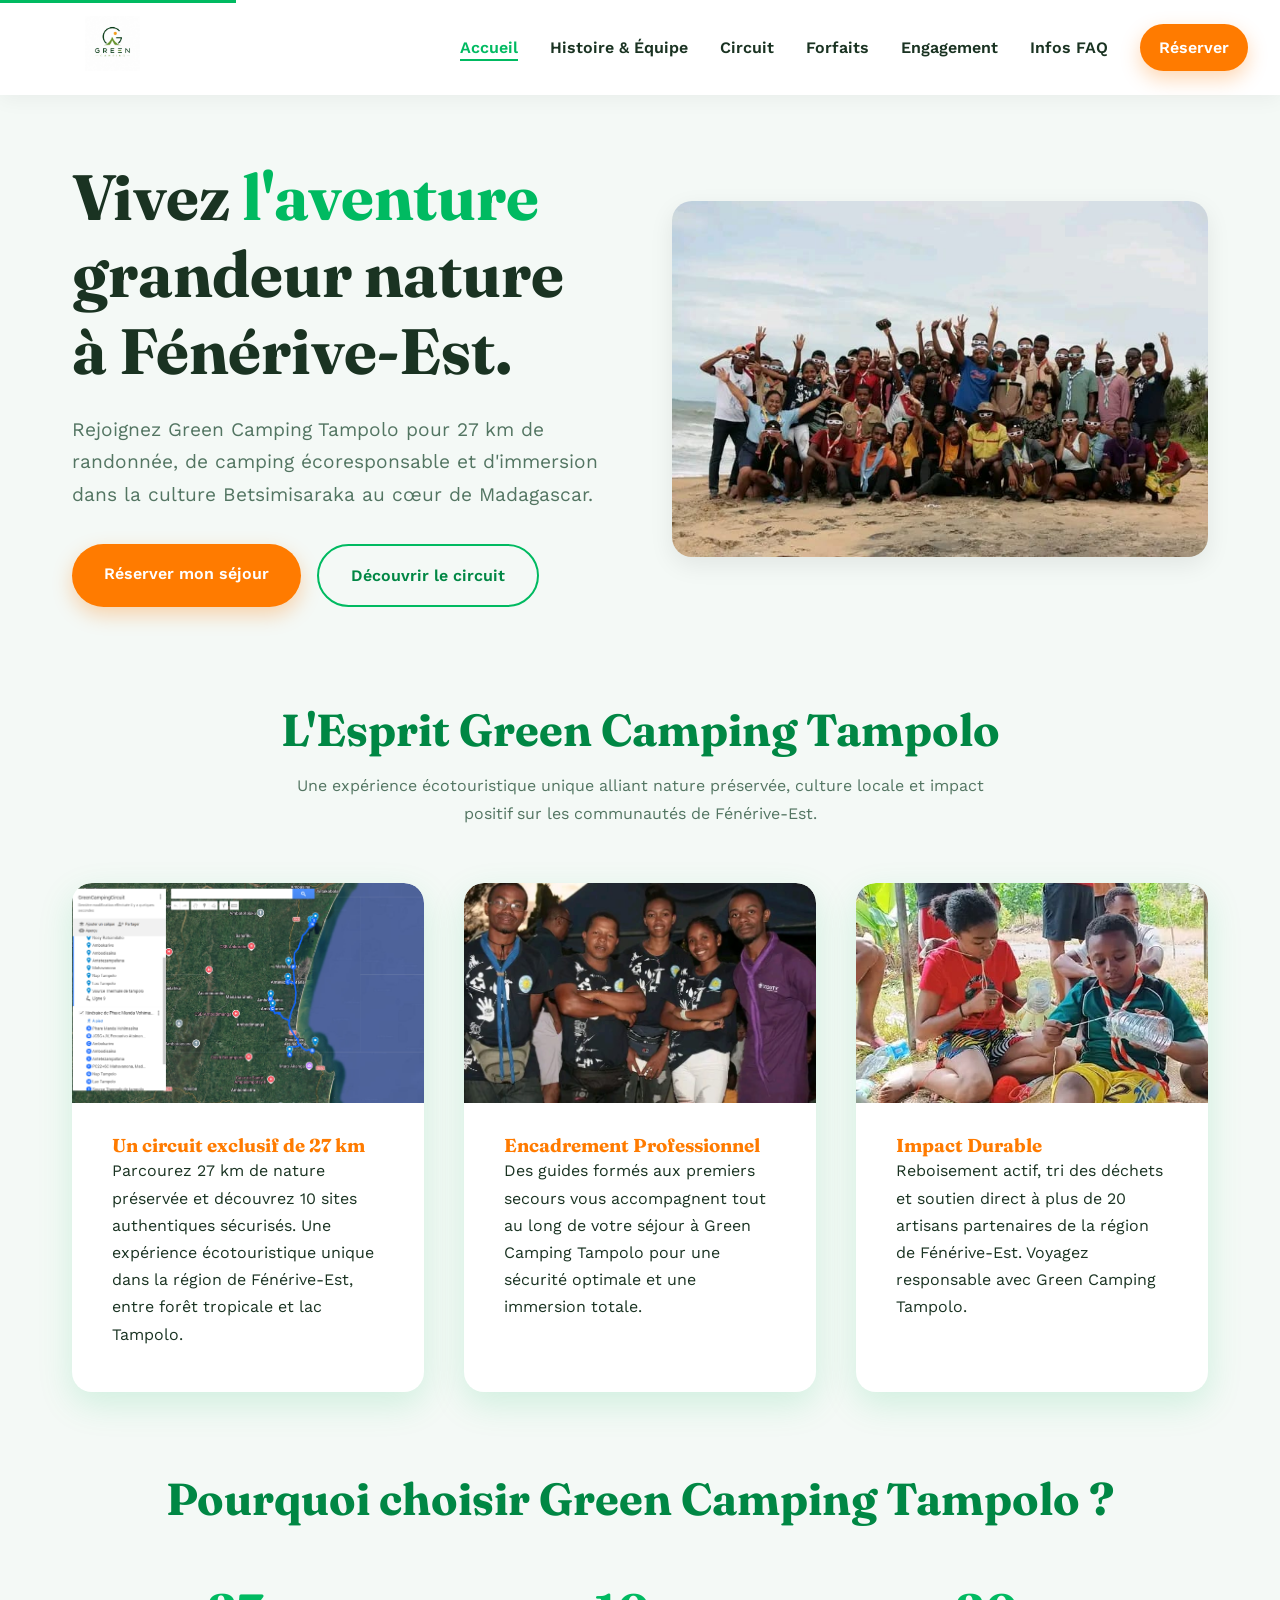
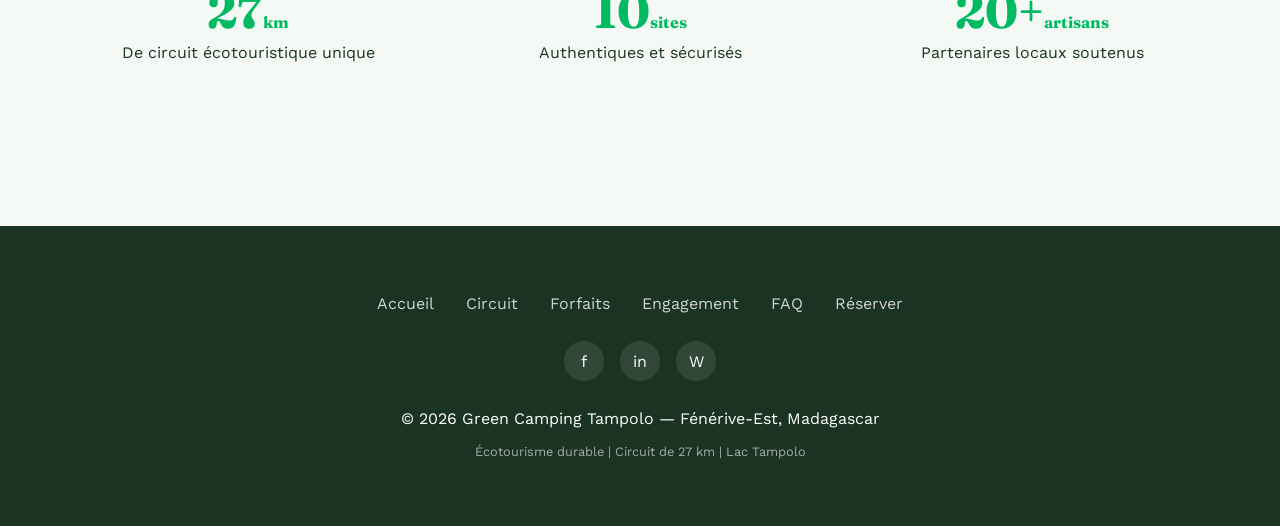
<file: index.html>
<!DOCTYPE html>
<html lang="fr">
<head>
  <meta charset="UTF-8">
  <meta name="viewport" content="width=device-width, initial-scale=1.0">
  <title>Green Camping Tampolo — Écotourisme & Aventure à Fénérive-Est, Madagascar</title>
  <meta name="description" content="Green Camping Tampolo : écotourisme à Fénérive-Est, Madagascar. Circuit de 27 km, randonnée, pirogue sur le lac Tampolo, camping écoresponsable et immersion culturelle Betsimisaraka. Réservez votre aventure !">
  <meta name="keywords" content="Green Camping Tampolo, écotourisme Madagascar, camping Fénérive-Est, lac Tampolo, randonnée Madagascar, tourisme durable, aventure Madagascar, Betsimisaraka, pirogue lac Tampolo">
  <meta name="author" content="Green Camping Tampolo">
  <meta name="robots" content="index, follow">

  <!-- Open Graph -->
  <meta property="og:title" content="Green Camping Tampolo — Écotourisme à Fénérive-Est">
  <meta property="og:description" content="27 km d'aventure écotouristique à Fénérive-Est. Randonnée, pirogue, camping écoresponsable et culture Betsimisaraka.">
  <meta property="og:type" content="website">
  <meta property="og:url" content="https://greencamping-tampolo.com/">
  <meta property="og:image" content="https://greencamping-tampolo.com/images/hero-camping.jpg">
  <meta property="og:locale" content="fr_FR">

  <!-- Twitter Card -->
  <meta name="twitter:card" content="summary_large_image">
  <meta name="twitter:title" content="Green Camping Tampolo — Écotourisme à Fénérive-Est">
  <meta name="twitter:description" content="27 km d'aventure écotouristique à Fénérive-Est, Madagascar.">
  <meta name="twitter:image" content="https://greencamping-tampolo.com/images/hero-camping.jpg">

  <!-- Canonical -->
  <link rel="canonical" href="https://greencamping-tampolo.com/">

  <!-- Preconnect -->
  <link rel="preconnect" href="https://fonts.googleapis.com">
  <link rel="preconnect" href="https://fonts.gstatic.com" crossorigin>
  <link href="https://fonts.googleapis.com/css2?family=Fraunces:opsz,wght@9..144,700&family=Work+Sans:wght@400;600&display=swap" rel="stylesheet">
  <link rel="stylesheet" href="style.css">

  <!-- Structured Data - Organization -->
  <script type="application/ld+json">
  {
    "@context": "https://schema.org",
    "@type": "TravelAgency",
    "name": "Green Camping Tampolo",
    "url": "https://greencamping-tampolo.com",
    "logo": "https://greencamping-tampolo.com/logo.png",
    "description": "Écotourisme et aventure à Fénérive-Est, Madagascar. Circuit de 27 km avec randonnée, pirogue et camping écoresponsable.",
    "address": {
      "@type": "PostalAddress",
      "addressLocality": "Fénérive-Est",
      "addressCountry": "MG"
    },
    "geo": {
      "@type": "GeoCoordinates",
      "latitude": "-17.3833",
      "longitude": "49.4167"
    },
    "telephone": "+261-XX-XX-XXX-XX",
    "email": "green.campingfen@gmail.com",
    "sameAs": [
      "https://facebook.com/greencampingtampolo",
      "https://instagram.com/greencampingtampolo"
    ],
    "priceRange": "€€",
    "openingHours": "Mo-Su"
  }
  </script>

  <!-- Structured Data - LocalBusiness -->
  <script type="application/ld+json">
  {
    "@context": "https://schema.org",
    "@type": "TouristAttraction",
    "name": "Circuit Green Camping Tampolo",
    "description": "Circuit écotouristique de 27 km à Fénérive-Est avec randonnée, pirogue sur le lac Tampolo et camping écoresponsable.",
    "url": "https://greencamping-tampolo.com/circuit.html",
    "image": "https://greencamping-tampolo.com/images/circuit.jpg",
    "geo": {
      "@type": "GeoCoordinates",
      "latitude": "-17.3833",
      "longitude": "49.4167"
    },
    "touristType": ["Écotourisme", "Aventure", "Randonnée", "Immersion culturelle"],
    "additionalType": "https://schema.org/Place"
  }
  </script>
</head>
<body>
  <a href="#main" class="skip-link">Aller au contenu principal</a>

  <header>
    <div class="logo">
      <a href="index.html" aria-label="Green Camping Tampolo - Accueil">
        <img src="logo.png" alt="Logo Green Camping Tampolo - Écotourisme à Fénérive-Est" width="160" height="55">
      </a>
    </div>
    <nav aria-label="Navigation principale">
      <ul>
        <li class="active"><a href="index.html">Accueil</a></li>
        <li><a href="histoire.html">Histoire & Équipe</a></li>
        <li><a href="circuit.html">Circuit</a></li>
        <li><a href="forfaits.html">Forfaits</a></li>
        <li><a href="engagement.html">Engagement</a></li>
        <li><a href="infos.html">Infos FAQ</a></li>
        <li><a href="reservation.html" class="btn" style="padding:0.6rem 1.2rem;">Réserver</a></li>
      </ul>
    </nav>
  </header>

  <main id="main">
    <section class="hero-grid">
      <div class="hero-text">
        <h1>Vivez <span>l'aventure</span> grandeur nature à Fénérive-Est.</h1>
        <p style="font-size:1.2rem;margin-bottom:2rem;color:var(--text-muted);">
          Rejoignez Green Camping Tampolo pour 27 km de randonnée, de camping écoresponsable et d'immersion dans la culture Betsimisaraka au cœur de Madagascar.
        </p>
        <div style="display:flex;gap:1rem;flex-wrap:wrap;">
          <a href="reservation.html" class="btn">Réserver mon séjour</a>
          <a href="circuit.html" class="btn btn-secondary">Découvrir le circuit</a>
        </div>
      </div>
      <div class="hero-image">
        <img src="./image/scoot.jpeg" alt="Camping écoresponsable Green Camping Tampolo à Fénérive-Est, Madagascar" class="img-fluid img-hero" width="800" height="600" loading="eager">
      </div>
    </section>

    <section>
      <div class="section-title">
        <h2>L'Esprit Green Camping Tampolo</h2>
        <p style="color:var(--text-muted);max-width:700px;margin:0 auto;">Une expérience écotouristique unique alliant nature préservée, culture locale et impact positif sur les communautés de Fénérive-Est.</p>
      </div>

      <div class="grid-3">
        <article class="card">
          <img src="./image/Circuit.png" alt="Forêt tropicale du circuit de 27 km à Fénérive-Est, Madagascar" class="card-img" width="600" height="400" loading="lazy">
          <h3 style="color:var(--accent);">Un circuit exclusif de 27 km</h3>
          <p>Parcourez 27 km de nature préservée et découvrez 10 sites authentiques sécurisés. Une expérience écotouristique unique dans la région de Fénérive-Est, entre forêt tropicale et lac Tampolo.</p>
        </article>

        <article class="card">
          <img src="./image/equipe.jpeg" alt="Randonneurs guidés dans la forêt de Fénérive-Est avec encadrement professionnel" class="card-img" width="600" height="400" loading="lazy">
          <h3 style="color:var(--accent);">Encadrement Professionnel</h3>
          <p>Des guides formés aux premiers secours vous accompagnent tout au long de votre séjour à Green Camping Tampolo pour une sécurité optimale et une immersion totale.</p>
        </article>

        <article class="card">
          <img src="./image/atelierrecyclage.jpeg" alt="Pirogue traditionnelle sur le lac Tampolo à Fénérive-Est, Madagascar" class="card-img" width="600" height="400" loading="lazy">
          <h3 style="color:var(--accent);">Impact Durable</h3>
          <p>Reboisement actif, tri des déchets et soutien direct à plus de 20 artisans partenaires de la région de Fénérive-Est. Voyagez responsable avec Green Camping Tampolo.</p>
        </article>
      </div>
    </section>

    <section style="margin-top:5rem;">
      <div class="section-title">
        <h2>Pourquoi choisir Green Camping Tampolo ?</h2>
      </div>
      <div class="grid-3" style="text-align:center;">
        <div>
          <h3 style="font-size:3rem;color:var(--primary);">27<span style="font-size:1rem;">km</span></h3>
          <p>De circuit écotouristique unique</p>
        </div>
        <div>
          <h3 style="font-size:3rem;color:var(--primary);">10<span style="font-size:1rem;">sites</span></h3>
          <p>Authentiques et sécurisés</p>
        </div>
        <div>
          <h3 style="font-size:3rem;color:var(--primary);">20+<span style="font-size:1rem;">artisans</span></h3>
          <p>Partenaires locaux soutenus</p>
        </div>
      </div>
    </section>
  </main>

  <footer>
    <div class="footer-links">
      <a href="index.html">Accueil</a>
      <a href="circuit.html">Circuit</a>
      <a href="forfaits.html">Forfaits</a>
      <a href="engagement.html">Engagement</a>
      <a href="infos.html">FAQ</a>
      <a href="reservation.html">Réserver</a>
    </div>
    <div class="footer-social">
      <a href="https://facebook.com/greencampingtampolo" aria-label="Facebook Green Camping Tampolo" target="_blank" rel="noopener">f</a>
      <a href="https://instagram.com/greencampingtampolo" aria-label="Instagram Green Camping Tampolo" target="_blank" rel="noopener">in</a>
      <a href="https://wa.me/261XXXXXXXXX" aria-label="WhatsApp Green Camping Tampolo" target="_blank" rel="noopener">W</a>
    </div>
    <p>&copy; 2026 Green Camping Tampolo — Fénérive-Est, Madagascar</p>
    <p style="font-size:0.8rem;opacity:0.6;margin-top:0.5rem;">Écotourisme durable | Circuit de 27 km | Lac Tampolo</p>
  </footer>

  <a href="#" class="back-to-top" id="backToTop" aria-label="Retour en haut de page">↑</a>

  <script>
    // Back to top button
    const backToTop = document.getElementById('backToTop');
    window.addEventListener('scroll', () => {
      if (window.scrollY > 300) backToTop.classList.add('visible');
      else backToTop.classList.remove('visible');
    });
    backToTop.addEventListener('click', (e) => { e.preventDefault(); window.scrollTo({top:0,behavior:'smooth'}); });
  </script>
</body>
</html>
</file>
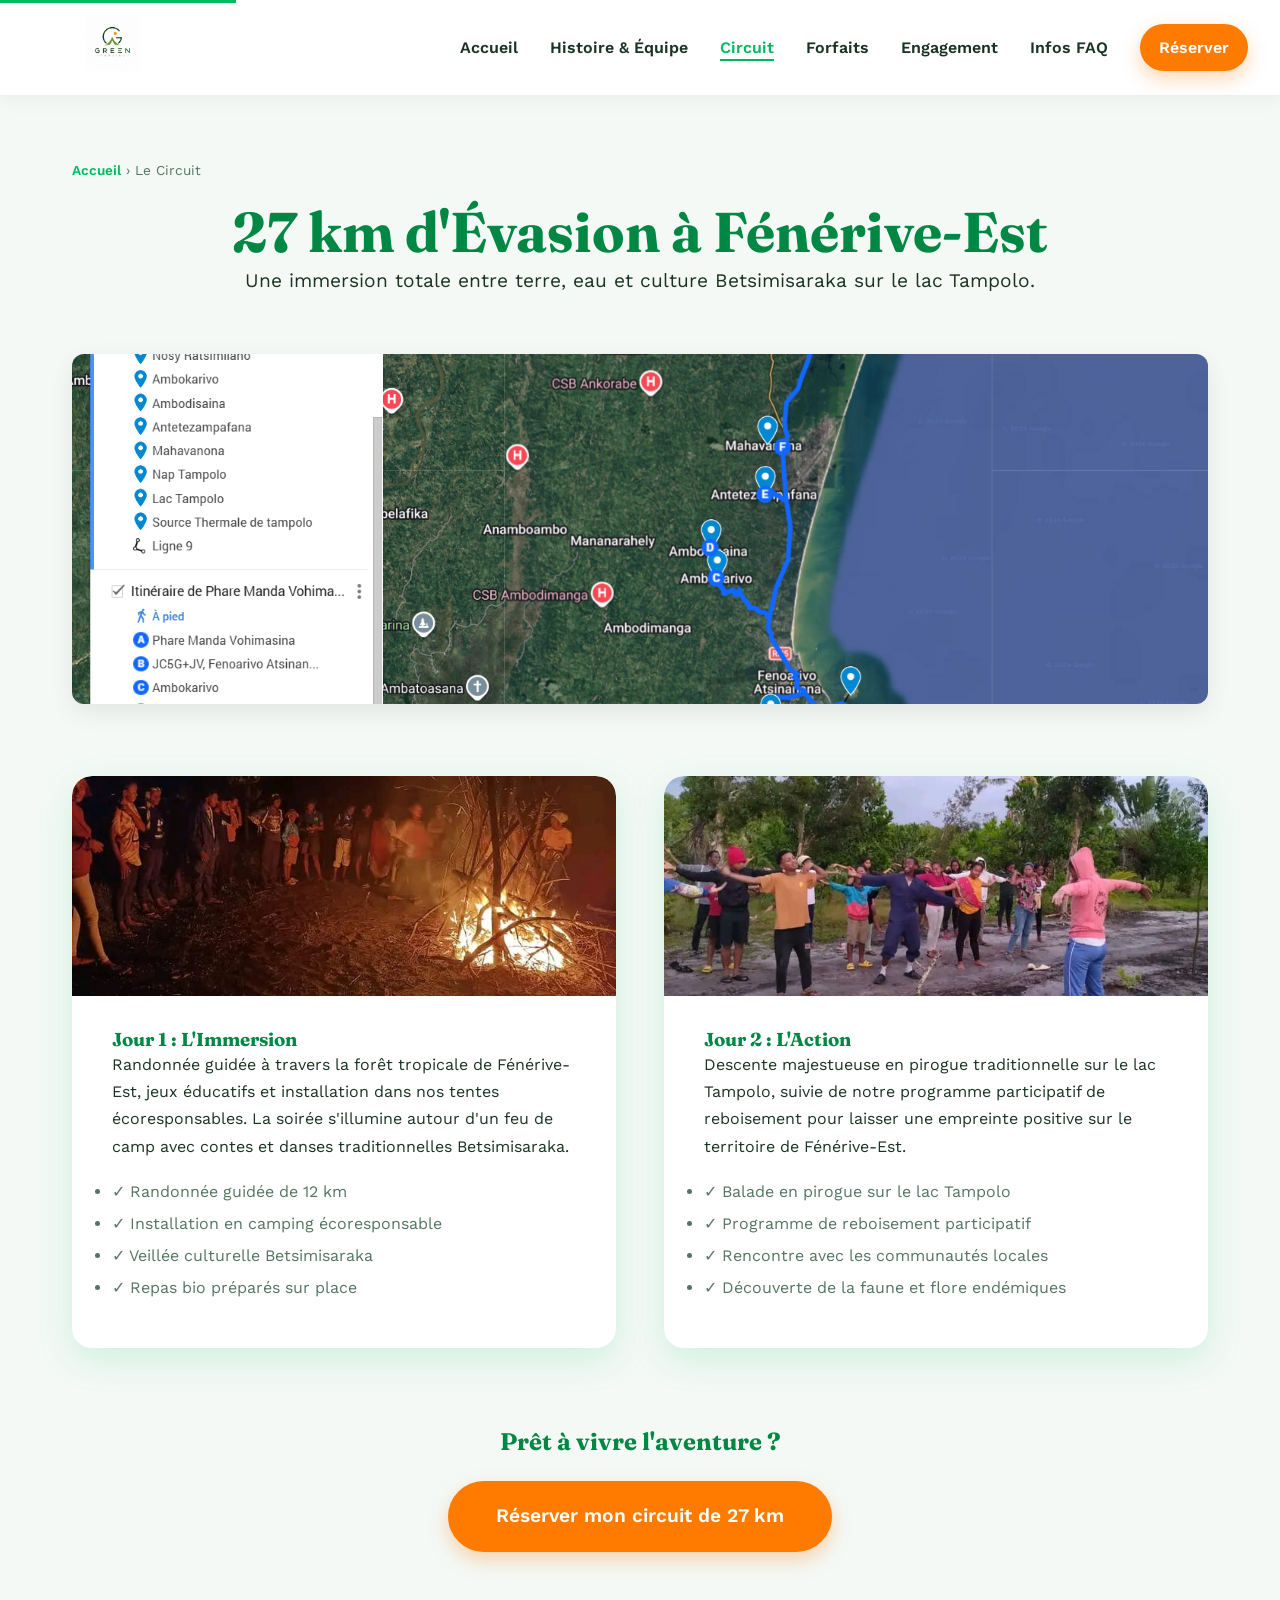
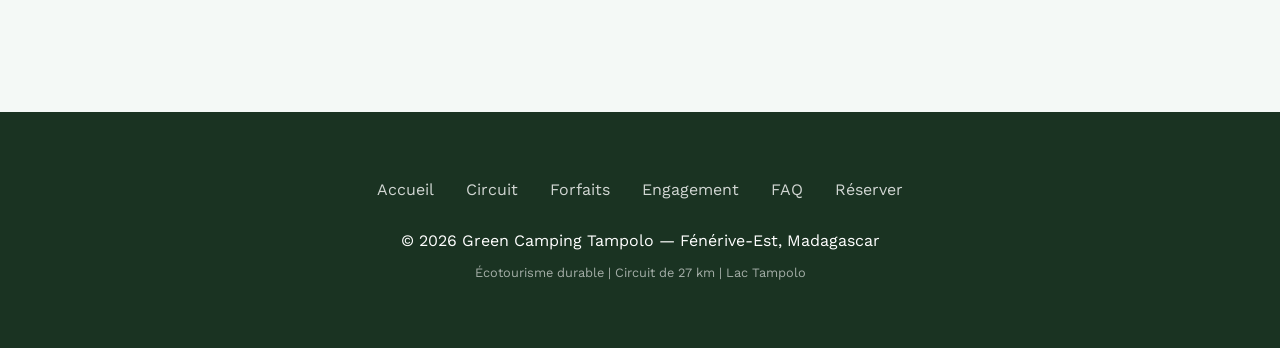
<file: circuit.html>
<!DOCTYPE html>
<html lang="fr">
<head>
  <meta charset="UTF-8">
  <meta name="viewport" content="width=device-width, initial-scale=1.0">
  <title>Circuit Écotouristique 27 km — Green Camping Tampolo | Fénérive-Est</title>
  <meta name="description" content="Découvrez le circuit de 27 km de Green Camping Tampolo à Fénérive-Est. Randonnée guidée, pirogue sur le lac Tampolo, camping écoresponsable et immersion culturelle Betsimisaraka sur 2 jours.">
  <meta name="keywords" content="circuit écotouristique Madagascar, randonnée Fénérive-Est, lac Tampolo, pirogue Madagascar, camping écoresponsable, culture Betsimisaraka, tourisme durable Madagascar">
  <meta name="robots" content="index, follow">

  <meta property="og:title" content="Circuit 27 km — Green Camping Tampolo">
  <meta property="og:description" content="27 km d'évasion entre terre, eau et culture à Fénérive-Est, Madagascar.">
  <meta property="og:type" content="website">
  <meta property="og:url" content="https://greencamping-tampolo.com/circuit.html">
  <meta property="og:image" content="https://greencamping-tampolo.com/images/circuit.jpg">
  <meta property="og:locale" content="fr_FR">

  <link rel="canonical" href="https://greencamping-tampolo.com/circuit.html">
  <link rel="preconnect" href="https://fonts.googleapis.com">
  <link rel="preconnect" href="https://fonts.gstatic.com" crossorigin>
  <link href="https://fonts.googleapis.com/css2?family=Fraunces:opsz,wght@9..144,700&family=Work+Sans:wght@400;600&display=swap" rel="stylesheet">
  <link rel="stylesheet" href="style.css">

  <script type="application/ld+json">
  {
    "@context": "https://schema.org",
    "@type": "TouristAttraction",
    "name": "Circuit Green Camping Tampolo - 27 km",
    "description": "Circuit écotouristique de 27 km à Fénérive-Est comprenant randonnée guidée, pirogue sur le lac Tampolo et camping écoresponsable.",
    "url": "https://greencamping-tampolo.com/circuit.html",
    "image": "https://greencamping-tampolo.com/images/circuit.jpg",
    "geo": {
      "@type": "GeoCoordinates",
      "latitude": "-17.3833",
      "longitude": "49.4167"
    },
    "touristType": ["Écotourisme", "Randonnée", "Aventure"],
    "additionalType": "https://schema.org/Place"
  }
  </script>
</head>
<body>
  <a href="#main" class="skip-link">Aller au contenu principal</a>

  <header>
    <div class="logo">
      <a href="index.html" aria-label="Green Camping Tampolo - Accueil">
        <img src="logo.png" alt="Logo Green Camping Tampolo" width="160" height="55">
      </a>
    </div>
    <nav aria-label="Navigation principale">
      <ul>
        <li><a href="index.html">Accueil</a></li>
        <li><a href="histoire.html">Histoire & Équipe</a></li>
        <li class="active"><a href="circuit.html">Circuit</a></li>
        <li><a href="forfaits.html">Forfaits</a></li>
        <li><a href="engagement.html">Engagement</a></li>
        <li><a href="infos.html">Infos FAQ</a></li>
        <li><a href="reservation.html" class="btn" style="padding:0.6rem 1.2rem;">Réserver</a></li>
      </ul>
    </nav>
  </header>

  <main id="main">
    <nav class="breadcrumb" aria-label="Fil d'Ariane">
      <a href="index.html">Accueil</a> &rsaquo; <span aria-current="page">Le Circuit</span>
    </nav>

    <div class="section-title">
      <h1 style="font-size:3.5rem;">27 km d'Évasion à Fénérive-Est</h1>
      <p style="font-size:1.2rem;">Une immersion totale entre terre, eau et culture Betsimisaraka sur le lac Tampolo.</p>
    </div>

    <div style="margin-bottom:4rem;">
      <img src="./image/Circuit.png" alt="Vue panoramique du circuit de 27 km de Green Camping Tampolo à travers la forêt de Fénérive-Est" class="img-fluid" style="height:350px;" width="1200" height="400" loading="eager">
    </div>

    <div class="grid-2">
      <article class="card">
        <img src="./image/feu de camp.jpeg" alt="Installation du campement écoresponsable Green Camping Tampolo dans la forêt de Fénérive-Est" class="card-img" width="600" height="400" loading="lazy">
        <h3>Jour 1 : L'Immersion</h3>
        <p>Randonnée guidée à travers la forêt tropicale de Fénérive-Est, jeux éducatifs et installation dans nos tentes écoresponsables. La soirée s'illumine autour d'un feu de camp avec contes et danses traditionnelles Betsimisaraka.</p>
        <ul style="margin-top:1rem;line-height:2;color:var(--text-muted);">
          <li>✓ Randonnée guidée de 12 km</li>
          <li>✓ Installation en camping écoresponsable</li>
          <li>✓ Veillée culturelle Betsimisaraka</li>
          <li>✓ Repas bio préparés sur place</li>
        </ul>
      </article>

      <article class="card">
        <img src="./image/entrainementmatinale.jpeg" alt="Descente en pirogue traditionnelle sur le lac Tampolo à Fénérive-Est" class="card-img" width="600" height="400" loading="lazy">
        <h3>Jour 2 : L'Action</h3>
        <p>Descente majestueuse en pirogue traditionnelle sur le lac Tampolo, suivie de notre programme participatif de reboisement pour laisser une empreinte positive sur le territoire de Fénérive-Est.</p>
        <ul style="margin-top:1rem;line-height:2;color:var(--text-muted);">
          <li>✓ Balade en pirogue sur le lac Tampolo</li>
          <li>✓ Programme de reboisement participatif</li>
          <li>✓ Rencontre avec les communautés locales</li>
          <li>✓ Découverte de la faune et flore endémiques</li>
        </ul>
      </article>
    </div>

    <section style="margin-top:5rem;text-align:center;">
      <h2 style="margin-bottom:1.5rem;">Prêt à vivre l'aventure ?</h2>
      <a href="reservation.html" class="btn" style="font-size:1.2rem;padding:1.2rem 3rem;">Réserver mon circuit de 27 km</a>
    </section>
  </main>

  <footer>
    <div class="footer-links">
      <a href="index.html">Accueil</a>
      <a href="circuit.html">Circuit</a>
      <a href="forfaits.html">Forfaits</a>
      <a href="engagement.html">Engagement</a>
      <a href="infos.html">FAQ</a>
      <a href="reservation.html">Réserver</a>
    </div>
    <p>&copy; 2026 Green Camping Tampolo — Fénérive-Est, Madagascar</p>
    <p style="font-size:0.8rem;opacity:0.6;margin-top:0.5rem;">Écotourisme durable | Circuit de 27 km | Lac Tampolo</p>
  </footer>

  <a href="#" class="back-to-top" id="backToTop" aria-label="Retour en haut de page">↑</a>
  <script>
    const backToTop = document.getElementById('backToTop');
    window.addEventListener('scroll', () => {
      if (window.scrollY > 300) backToTop.classList.add('visible');
      else backToTop.classList.remove('visible');
    });
    backToTop.addEventListener('click', (e) => { e.preventDefault(); window.scrollTo({top:0,behavior:'smooth'}); });
  </script>
</body>
</html>
</file>
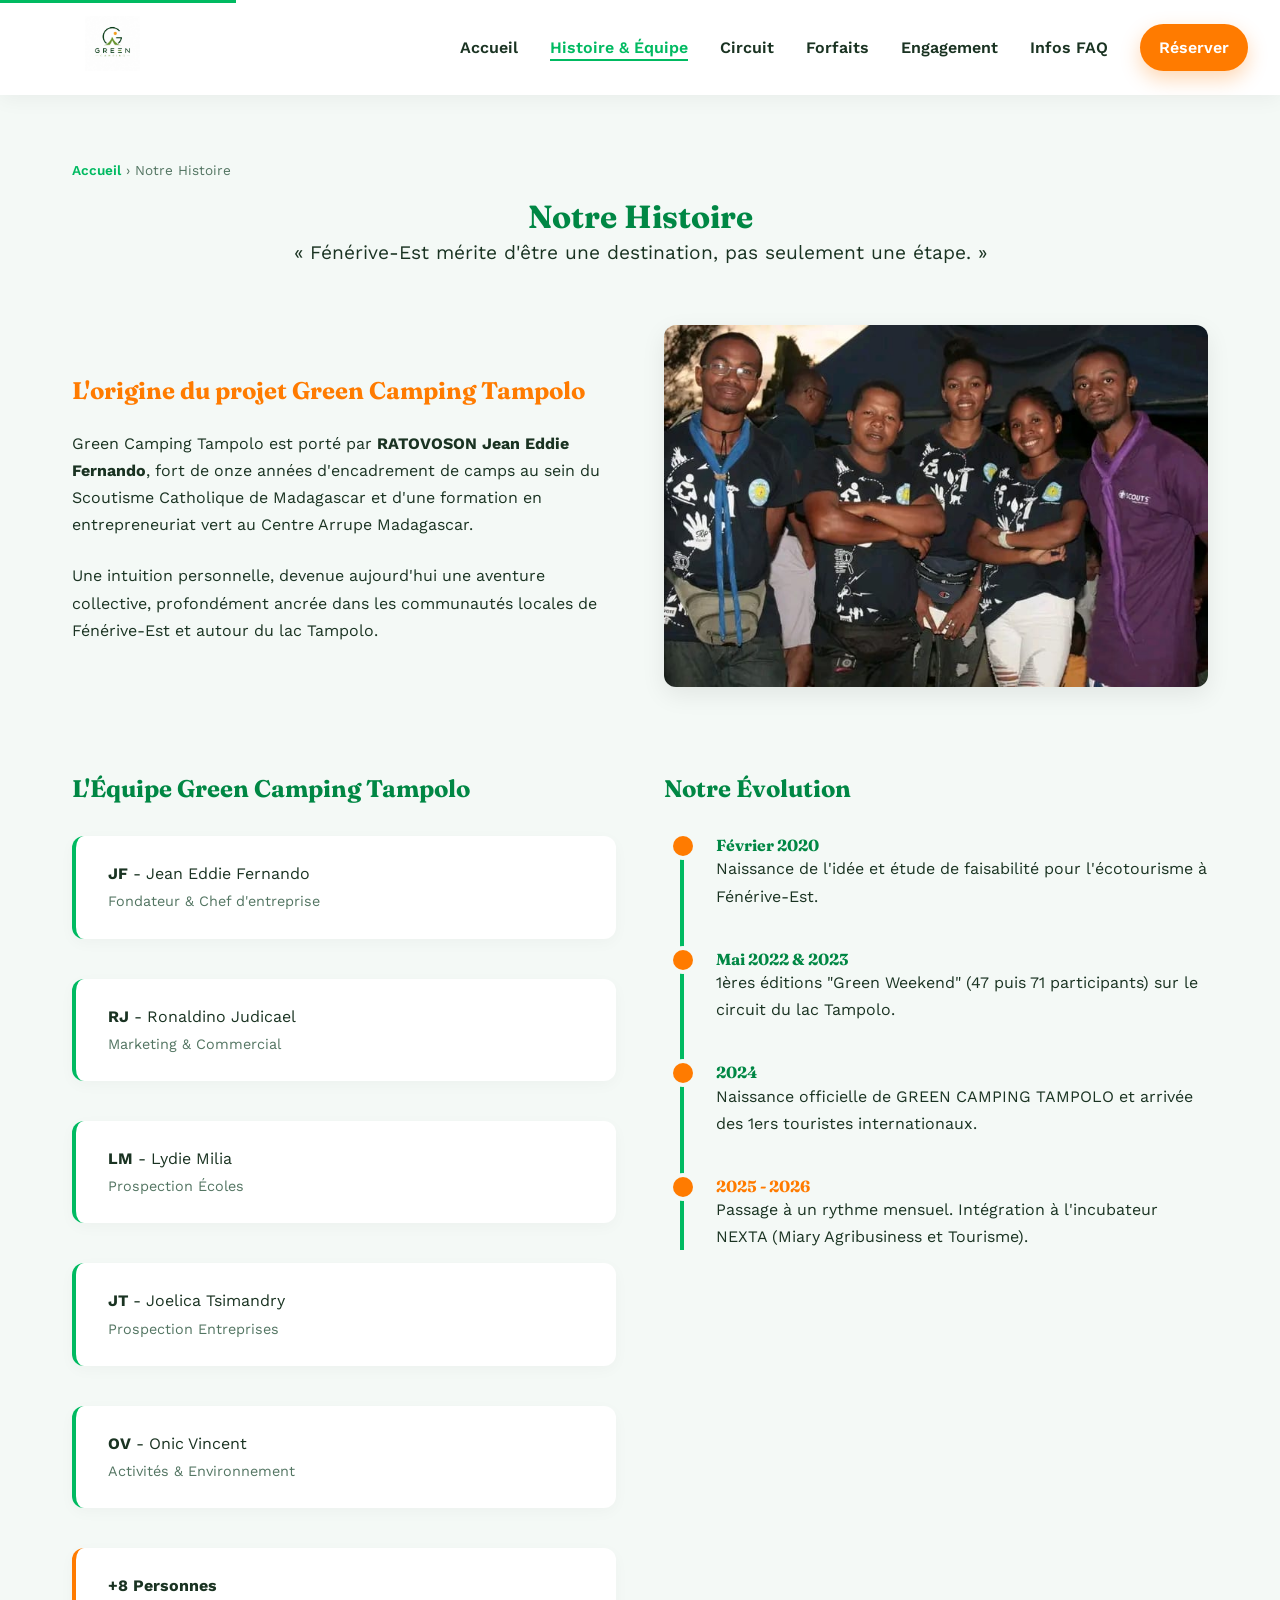
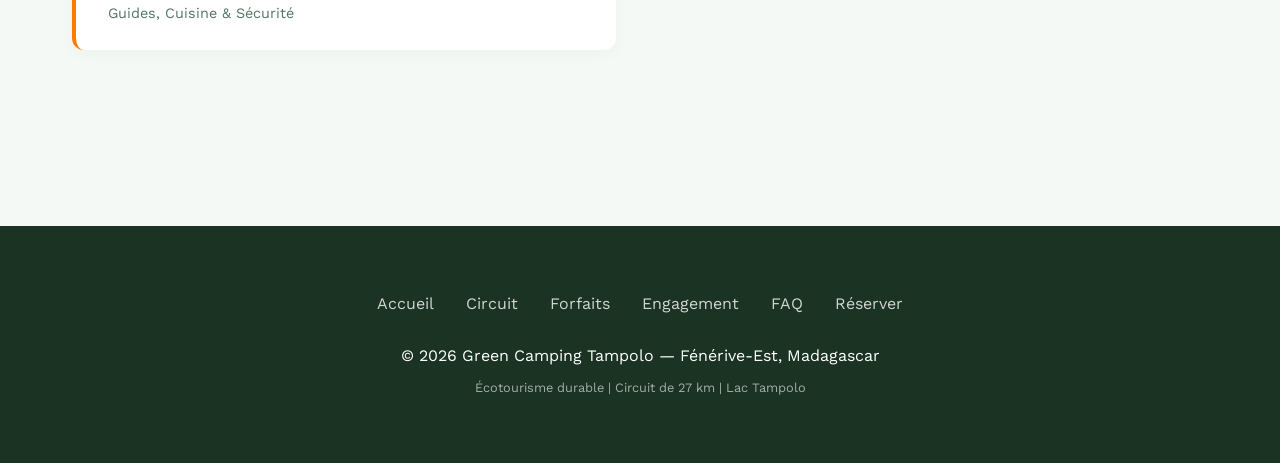
<file: histoire.html>
<!DOCTYPE html>
<html lang="fr">
<head>
  <meta charset="UTF-8">
  <meta name="viewport" content="width=device-width, initial-scale=1.0">
  <title>Notre Histoire & Équipe — Green Camping Tampolo | Fénérive-Est</title>
  <meta name="description" content="Découvrez l'histoire de Green Camping Tampolo fondé par RATOVOSON Jean Eddie Fernando à Fénérive-Est. Une équipe passionnée dédiée à l'écotourisme durable à Madagascar depuis 2020.">
  <meta name="keywords" content="Green Camping Tampolo histoire, équipe écotourisme Madagascar, RATOVOSON Jean Eddie Fernando, Fénérive-Est tourisme, entrepreneuriat vert Madagascar, NEXTA incubateur">
  <meta name="robots" content="index, follow">

  <meta property="og:title" content="Notre Histoire — Green Camping Tampolo">
  <meta property="og:description" content="De l'idée à l'aventure collective : l'histoire de Green Camping Tampolo à Fénérive-Est.">
  <meta property="og:type" content="website">
  <meta property="og:url" content="https://greencamping-tampolo.com/histoire.html">
  <meta property="og:locale" content="fr_FR">

  <link rel="canonical" href="https://greencamping-tampolo.com/histoire.html">
  <link rel="preconnect" href="https://fonts.googleapis.com">
  <link rel="preconnect" href="https://fonts.gstatic.com" crossorigin>
  <link href="https://fonts.googleapis.com/css2?family=Fraunces:opsz,wght@9..144,700&family=Work+Sans:wght@400;600&display=swap" rel="stylesheet">
  <link rel="stylesheet" href="style.css">

  <script type="application/ld+json">
  {
    "@context": "https://schema.org",
    "@type": "Organization",
    "name": "Green Camping Tampolo",
    "founder": {
      "@type": "Person",
      "name": "RATOVOSON Jean Eddie Fernando"
    },
    "description": "Entreprise d'écotourisme à Fénérive-Est, Madagascar, fondée en 2020.",
    "url": "https://greencamping-tampolo.com/histoire.html",
    "address": {
      "@type": "PostalAddress",
      "addressLocality": "Fénérive-Est",
      "addressCountry": "MG"
    }
  }
  </script>
</head>
<body>
  <a href="#main" class="skip-link">Aller au contenu principal</a>

  <header>
    <div class="logo">
      <a href="index.html" aria-label="Green Camping Tampolo - Accueil">
        <img src="logo.png" alt="Logo Green Camping Tampolo" width="160" height="55">
      </a>
    </div>
    <nav aria-label="Navigation principale">
      <ul>
        <li><a href="index.html">Accueil</a></li>
        <li class="active"><a href="histoire.html">Histoire & Équipe</a></li>
        <li><a href="circuit.html">Circuit</a></li>
        <li><a href="forfaits.html">Forfaits</a></li>
        <li><a href="engagement.html">Engagement</a></li>
        <li><a href="infos.html">Infos FAQ</a></li>
        <li><a href="reservation.html" class="btn" style="padding:0.6rem 1.2rem;">Réserver</a></li>
      </ul>
    </nav>
  </header>

  <main id="main">
    <nav class="breadcrumb" aria-label="Fil d'Ariane">
      <a href="index.html">Accueil</a> &rsaquo; <span aria-current="page">Notre Histoire</span>
    </nav>

    <div class="section-title">
      <h1>Notre Histoire</h1>
      <p style="font-size:1.2rem;">« Fénérive-Est mérite d'être une destination, pas seulement une étape. »</p>
    </div>

    <div class="grid-2">
      <div>
        <h2 style="color:var(--accent);margin-bottom:1.5rem;">L'origine du projet Green Camping Tampolo</h2>
        <p style="margin-bottom:1.5rem;">Green Camping Tampolo est porté par <strong>RATOVOSON Jean Eddie Fernando</strong>, fort de onze années d'encadrement de camps au sein du Scoutisme Catholique de Madagascar et d'une formation en entrepreneuriat vert au Centre Arrupe Madagascar.</p>
        <p>Une intuition personnelle, devenue aujourd'hui une aventure collective, profondément ancrée dans les communautés locales de Fénérive-Est et autour du lac Tampolo.</p>
      </div>
      <div>
        <img src="./image/equipe.jpeg" alt="L'équipe Green Camping Tampolo en randonnée dans la forêt de Fénérive-Est" class="img-fluid" width="600" height="400" loading="eager">
      </div>
    </div>

    <div class="grid-2" style="margin-top:5rem;align-items:start;">
      <div>
        <h2 style="margin-bottom:2rem;">L'Équipe Green Camping Tampolo</h2>
        <div class="grid-2" style="gap:1.5rem;">
          <div class="faq-item">
            <strong>JF</strong> - Jean Eddie Fernando<br>
            <span style="font-size:0.9rem;color:var(--text-muted);">Fondateur & Chef d'entreprise</span>
          </div>
          <div class="faq-item">
            <strong>RJ</strong> - Ronaldino Judicael<br>
            <span style="font-size:0.9rem;color:var(--text-muted);">Marketing & Commercial</span>
          </div>
          <div class="faq-item">
            <strong>LM</strong> - Lydie Milia<br>
            <span style="font-size:0.9rem;color:var(--text-muted);">Prospection Écoles</span>
          </div>
          <div class="faq-item">
            <strong>JT</strong> - Joelica Tsimandry<br>
            <span style="font-size:0.9rem;color:var(--text-muted);">Prospection Entreprises</span>
          </div>
          <div class="faq-item">
            <strong>OV</strong> - Onic Vincent<br>
            <span style="font-size:0.9rem;color:var(--text-muted);">Activités & Environnement</span>
          </div>
          <div class="faq-item" style="border-left-color:var(--accent);">
            <strong>+8 Personnes</strong><br>
            <span style="font-size:0.9rem;color:var(--text-muted);">Guides, Cuisine & Sécurité</span>
          </div>
        </div>
      </div>

      <div>
        <h2 style="margin-bottom:2rem;">Notre Évolution</h2>
        <div class="timeline">
          <div class="timeline-item">
            <h4 style="color:var(--primary-dark);">Février 2020</h4>
            <p>Naissance de l'idée et étude de faisabilité pour l'écotourisme à Fénérive-Est.</p>
          </div>
          <div class="timeline-item">
            <h4 style="color:var(--primary-dark);">Mai 2022 & 2023</h4>
            <p>1ères éditions "Green Weekend" (47 puis 71 participants) sur le circuit du lac Tampolo.</p>
          </div>
          <div class="timeline-item">
            <h4 style="color:var(--primary-dark);">2024</h4>
            <p>Naissance officielle de GREEN CAMPING TAMPOLO et arrivée des 1ers touristes internationaux.</p>
          </div>
          <div class="timeline-item">
            <h4 style="color:var(--accent);">2025 - 2026</h4>
            <p>Passage à un rythme mensuel. Intégration à l'incubateur NEXTA (Miary Agribusiness et Tourisme).</p>
          </div>
        </div>
      </div>
    </div>
  </main>

  <footer>
    <div class="footer-links">
      <a href="index.html">Accueil</a>
      <a href="circuit.html">Circuit</a>
      <a href="forfaits.html">Forfaits</a>
      <a href="engagement.html">Engagement</a>
      <a href="infos.html">FAQ</a>
      <a href="reservation.html">Réserver</a>
    </div>
    <p>&copy; 2026 Green Camping Tampolo — Fénérive-Est, Madagascar</p>
    <p style="font-size:0.8rem;opacity:0.6;margin-top:0.5rem;">Écotourisme durable | Circuit de 27 km | Lac Tampolo</p>
  </footer>

  <a href="#" class="back-to-top" id="backToTop" aria-label="Retour en haut de page">↑</a>
  <script>
    const backToTop = document.getElementById('backToTop');
    window.addEventListener('scroll', () => {
      if (window.scrollY > 300) backToTop.classList.add('visible');
      else backToTop.classList.remove('visible');
    });
    backToTop.addEventListener('click', (e) => { e.preventDefault(); window.scrollTo({top:0,behavior:'smooth'}); });
  </script>
</body>
</html>
</file>
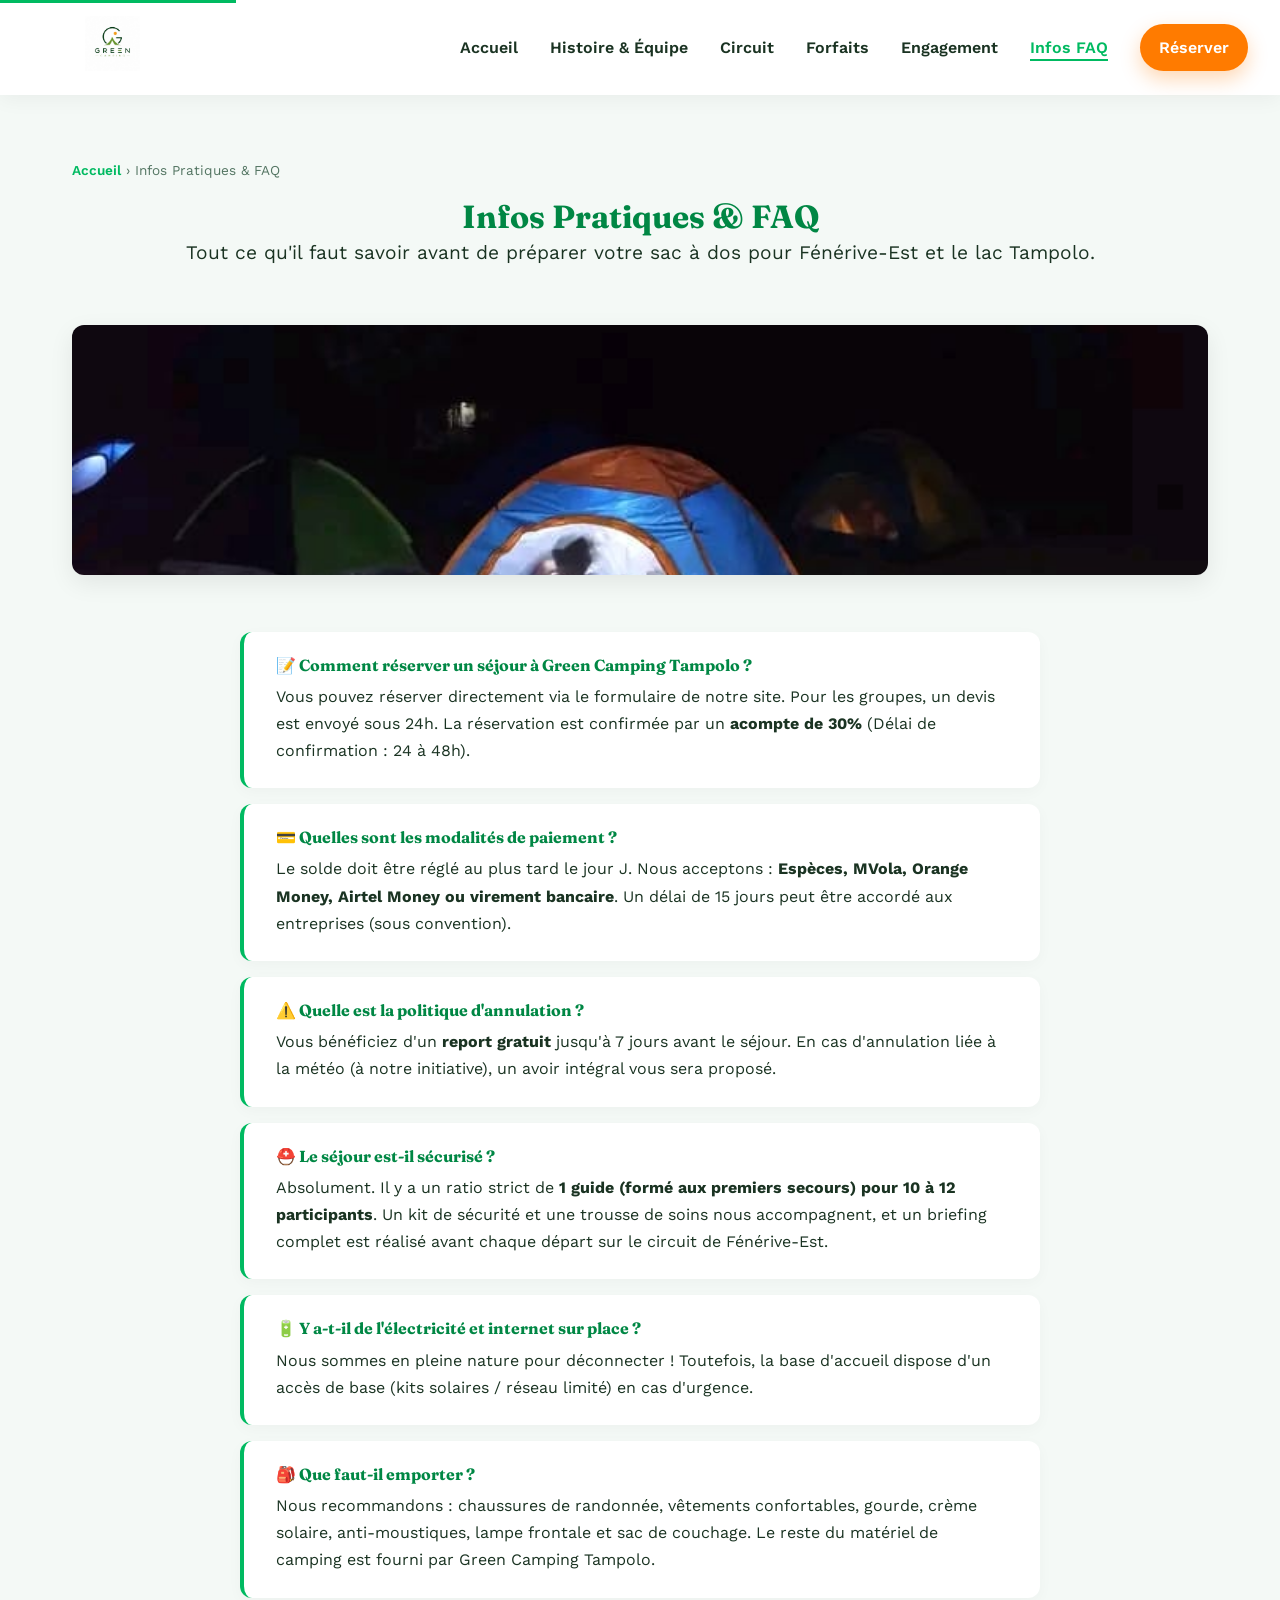
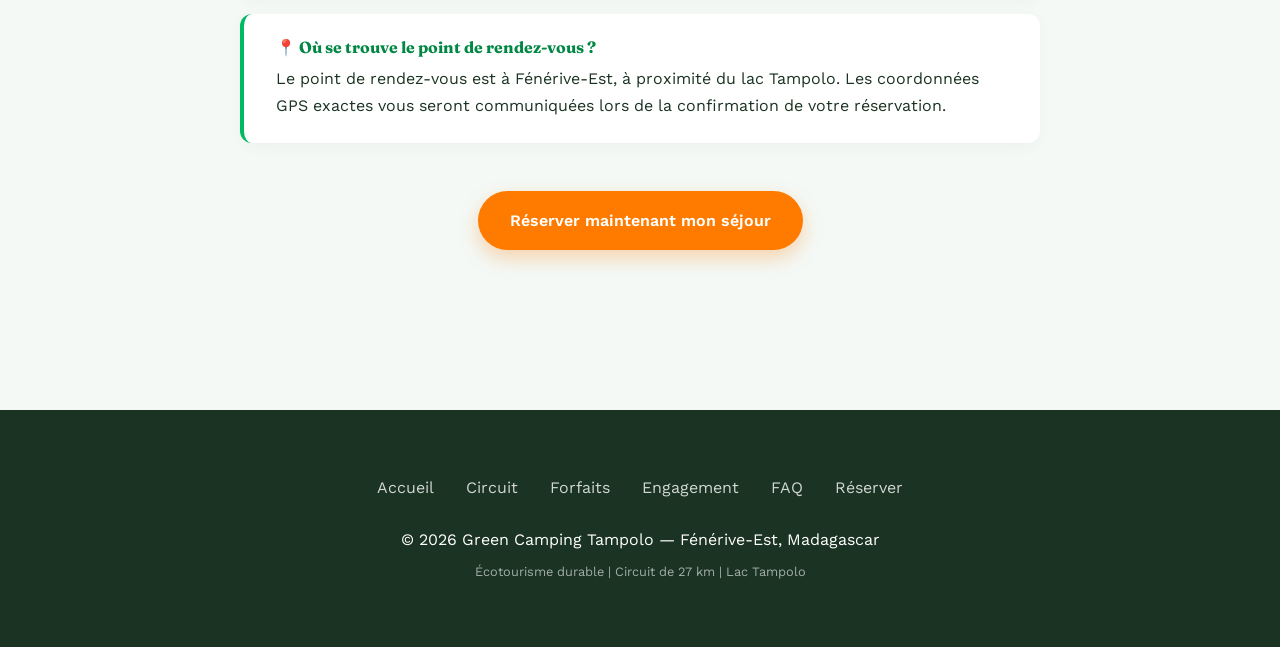
<file: infos.html>
<!DOCTYPE html>
<html lang="fr">
<head>
  <meta charset="UTF-8">
  <meta name="viewport" content="width=device-width, initial-scale=1.0">
  <title>Infos Pratiques & FAQ — Green Camping Tampolo | Fénérive-Est</title>
  <meta name="description" content="Tout savoir avant votre séjour à Green Camping Tampolo : réservation, paiement (MVola, Orange Money), politique d'annulation, sécurité, équipement nécessaire et FAQ complète sur l'écotourisme à Fénérive-Est.">
  <meta name="keywords" content="FAQ Green Camping Tampolo, infos pratiques Fénérive-Est, comment réserver Madagascar, paiement MVola Orange Money, sécurité randonnée Madagascar, équipement camping Madagascar, politique annulation">
  <meta name="robots" content="index, follow">

  <meta property="og:title" content="Infos Pratiques & FAQ — Green Camping Tampolo">
  <meta property="og:description" content="Tout ce qu'il faut savoir avant de préparer votre sac à dos pour Fénérive-Est.">
  <meta property="og:type" content="website">
  <meta property="og:url" content="https://greencamping-tampolo.com/infos.html">
  <meta property="og:locale" content="fr_FR">

  <link rel="canonical" href="https://greencamping-tampolo.com/infos.html">
  <link rel="preconnect" href="https://fonts.googleapis.com">
  <link rel="preconnect" href="https://fonts.gstatic.com" crossorigin>
  <link href="https://fonts.googleapis.com/css2?family=Fraunces:opsz,wght@9..144,700&family=Work+Sans:wght@400;600&display=swap" rel="stylesheet">
  <link rel="stylesheet" href="style.css">

  <script type="application/ld+json">
  {
    "@context": "https://schema.org",
    "@type": "FAQPage",
    "mainEntity": [
      {
        "@type": "Question",
        "name": "Comment réserver un séjour à Green Camping Tampolo ?",
        "acceptedAnswer": {
          "@type": "Answer",
          "text": "Vous pouvez réserver directement via le formulaire de notre site. Pour les groupes, un devis est envoyé sous 24h. La réservation est confirmée par un acompte de 30% (Délai de confirmation : 24 à 48h)."
        }
      },
      {
        "@type": "Question",
        "name": "Quelles sont les modalités de paiement ?",
        "acceptedAnswer": {
          "@type": "Answer",
          "text": "Le solde doit être réglé au plus tard le jour J. Nous acceptons : Espèces, MVola, Orange Money, Airtel Money ou virement bancaire. Un délai de 15 jours peut être accordé aux entreprises (sous convention)."
        }
      },
      {
        "@type": "Question",
        "name": "Quelle est la politique d'annulation ?",
        "acceptedAnswer": {
          "@type": "Answer",
          "text": "Vous bénéficiez d'un report gratuit jusqu'à 7 jours avant le séjour. En cas d'annulation liée à la météo (à notre initiative), un avoir intégral vous sera proposé."
        }
      },
      {
        "@type": "Question",
        "name": "Le séjour est-il sécurisé ?",
        "acceptedAnswer": {
          "@type": "Answer",
          "text": "Absolument. Il y a un ratio strict de 1 guide (formé aux premiers secours) pour 10 à 12 participants. Un kit de sécurité et une trousse de soins nous accompagnent, et un briefing complet est réalisé avant chaque départ."
        }
      },
      {
        "@type": "Question",
        "name": "Y a-t-il de l'électricité et internet sur place ?",
        "acceptedAnswer": {
          "@type": "Answer",
          "text": "Nous sommes en pleine nature pour déconnecter ! Toutefois, la base d'accueil dispose d'un accès de base (kits solaires / réseau limité) en cas d'urgence."
        }
      }
    ]
  }
  </script>
</head>
<body>
  <a href="#main" class="skip-link">Aller au contenu principal</a>

  <header>
    <div class="logo">
      <a href="index.html" aria-label="Green Camping Tampolo - Accueil">
        <img src="logo.png" alt="Logo Green Camping Tampolo" width="160" height="55">
      </a>
    </div>
    <nav aria-label="Navigation principale">
      <ul>
        <li><a href="index.html">Accueil</a></li>
        <li><a href="histoire.html">Histoire & Équipe</a></li>
        <li><a href="circuit.html">Circuit</a></li>
        <li><a href="forfaits.html">Forfaits</a></li>
        <li><a href="engagement.html">Engagement</a></li>
        <li class="active"><a href="infos.html">Infos FAQ</a></li>
        <li><a href="reservation.html" class="btn" style="padding:0.6rem 1.2rem;">Réserver</a></li>
      </ul>
    </nav>
  </header>

  <main id="main">
    <nav class="breadcrumb" aria-label="Fil d'Ariane">
      <a href="index.html">Accueil</a> &rsaquo; <span aria-current="page">Infos Pratiques & FAQ</span>
    </nav>

    <div class="section-title">
      <h1>Infos Pratiques & FAQ</h1>
      <p style="font-size:1.2rem;">Tout ce qu'il faut savoir avant de préparer votre sac à dos pour Fénérive-Est et le lac Tampolo.</p>
    </div>

    <img src="./image/camp.jpeg" alt="Briefing de sécurité de l'équipe Green Camping Tampolo avant le départ du circuit" class="img-fluid" style="margin-bottom:3rem;height:250px;" width="1200" height="300" loading="eager">

    <div style="max-width:800px;margin:0 auto;">

      <article class="faq-item" itemscope itemprop="mainEntity" itemtype="https://schema.org/Question">
        <h4 itemprop="name">📝 Comment réserver un séjour à Green Camping Tampolo ?</h4>
        <div itemscope itemprop="acceptedAnswer" itemtype="https://schema.org/Answer">
          <p itemprop="text">Vous pouvez réserver directement via le formulaire de notre site. Pour les groupes, un devis est envoyé sous 24h. La réservation est confirmée par un <strong>acompte de 30%</strong> (Délai de confirmation : 24 à 48h).</p>
        </div>
      </article>

      <article class="faq-item" itemscope itemprop="mainEntity" itemtype="https://schema.org/Question">
        <h4 itemprop="name">💳 Quelles sont les modalités de paiement ?</h4>
        <div itemscope itemprop="acceptedAnswer" itemtype="https://schema.org/Answer">
          <p itemprop="text">Le solde doit être réglé au plus tard le jour J. Nous acceptons : <strong>Espèces, MVola, Orange Money, Airtel Money ou virement bancaire</strong>. Un délai de 15 jours peut être accordé aux entreprises (sous convention).</p>
        </div>
      </article>

      <article class="faq-item" itemscope itemprop="mainEntity" itemtype="https://schema.org/Question">
        <h4 itemprop="name">⚠️ Quelle est la politique d'annulation ?</h4>
        <div itemscope itemprop="acceptedAnswer" itemtype="https://schema.org/Answer">
          <p itemprop="text">Vous bénéficiez d'un <strong>report gratuit</strong> jusqu'à 7 jours avant le séjour. En cas d'annulation liée à la météo (à notre initiative), un avoir intégral vous sera proposé.</p>
        </div>
      </article>

      <article class="faq-item" itemscope itemprop="mainEntity" itemtype="https://schema.org/Question">
        <h4 itemprop="name">⛑️ Le séjour est-il sécurisé ?</h4>
        <div itemscope itemprop="acceptedAnswer" itemtype="https://schema.org/Answer">
          <p itemprop="text">Absolument. Il y a un ratio strict de <strong>1 guide (formé aux premiers secours) pour 10 à 12 participants</strong>. Un kit de sécurité et une trousse de soins nous accompagnent, et un briefing complet est réalisé avant chaque départ sur le circuit de Fénérive-Est.</p>
        </div>
      </article>

      <article class="faq-item" itemscope itemprop="mainEntity" itemtype="https://schema.org/Question">
        <h4 itemprop="name">🔋 Y a-t-il de l'électricité et internet sur place ?</h4>
        <div itemscope itemprop="acceptedAnswer" itemtype="https://schema.org/Answer">
          <p itemprop="text">Nous sommes en pleine nature pour déconnecter ! Toutefois, la base d'accueil dispose d'un accès de base (kits solaires / réseau limité) en cas d'urgence.</p>
        </div>
      </article>

      <article class="faq-item" itemscope itemprop="mainEntity" itemtype="https://schema.org/Question">
        <h4 itemprop="name">🎒 Que faut-il emporter ?</h4>
        <div itemscope itemprop="acceptedAnswer" itemtype="https://schema.org/Answer">
          <p itemprop="text">Nous recommandons : chaussures de randonnée, vêtements confortables, gourde, crème solaire, anti-moustiques, lampe frontale et sac de couchage. Le reste du matériel de camping est fourni par Green Camping Tampolo.</p>
        </div>
      </article>

      <article class="faq-item" itemscope itemprop="mainEntity" itemtype="https://schema.org/Question">
        <h4 itemprop="name">📍 Où se trouve le point de rendez-vous ?</h4>
        <div itemscope itemprop="acceptedAnswer" itemtype="https://schema.org/Answer">
          <p itemprop="text">Le point de rendez-vous est à Fénérive-Est, à proximité du lac Tampolo. Les coordonnées GPS exactes vous seront communiquées lors de la confirmation de votre réservation.</p>
        </div>
      </article>

      <div style="text-align:center;margin-top:3rem;">
        <a href="reservation.html" class="btn">Réserver maintenant mon séjour</a>
      </div>

    </div>
  </main>

  <footer>
    <div class="footer-links">
      <a href="index.html">Accueil</a>
      <a href="circuit.html">Circuit</a>
      <a href="forfaits.html">Forfaits</a>
      <a href="engagement.html">Engagement</a>
      <a href="infos.html">FAQ</a>
      <a href="reservation.html">Réserver</a>
    </div>
    <p>&copy; 2026 Green Camping Tampolo — Fénérive-Est, Madagascar</p>
    <p style="font-size:0.8rem;opacity:0.6;margin-top:0.5rem;">Écotourisme durable | Circuit de 27 km | Lac Tampolo</p>
  </footer>

  <a href="#" class="back-to-top" id="backToTop" aria-label="Retour en haut de page">↑</a>
  <script>
    const backToTop = document.getElementById('backToTop');
    window.addEventListener('scroll', () => {
      if (window.scrollY > 300) backToTop.classList.add('visible');
      else backToTop.classList.remove('visible');
    });
    backToTop.addEventListener('click', (e) => { e.preventDefault(); window.scrollTo({top:0,behavior:'smooth'}); });
  </script>
</body>
</html>
</file>
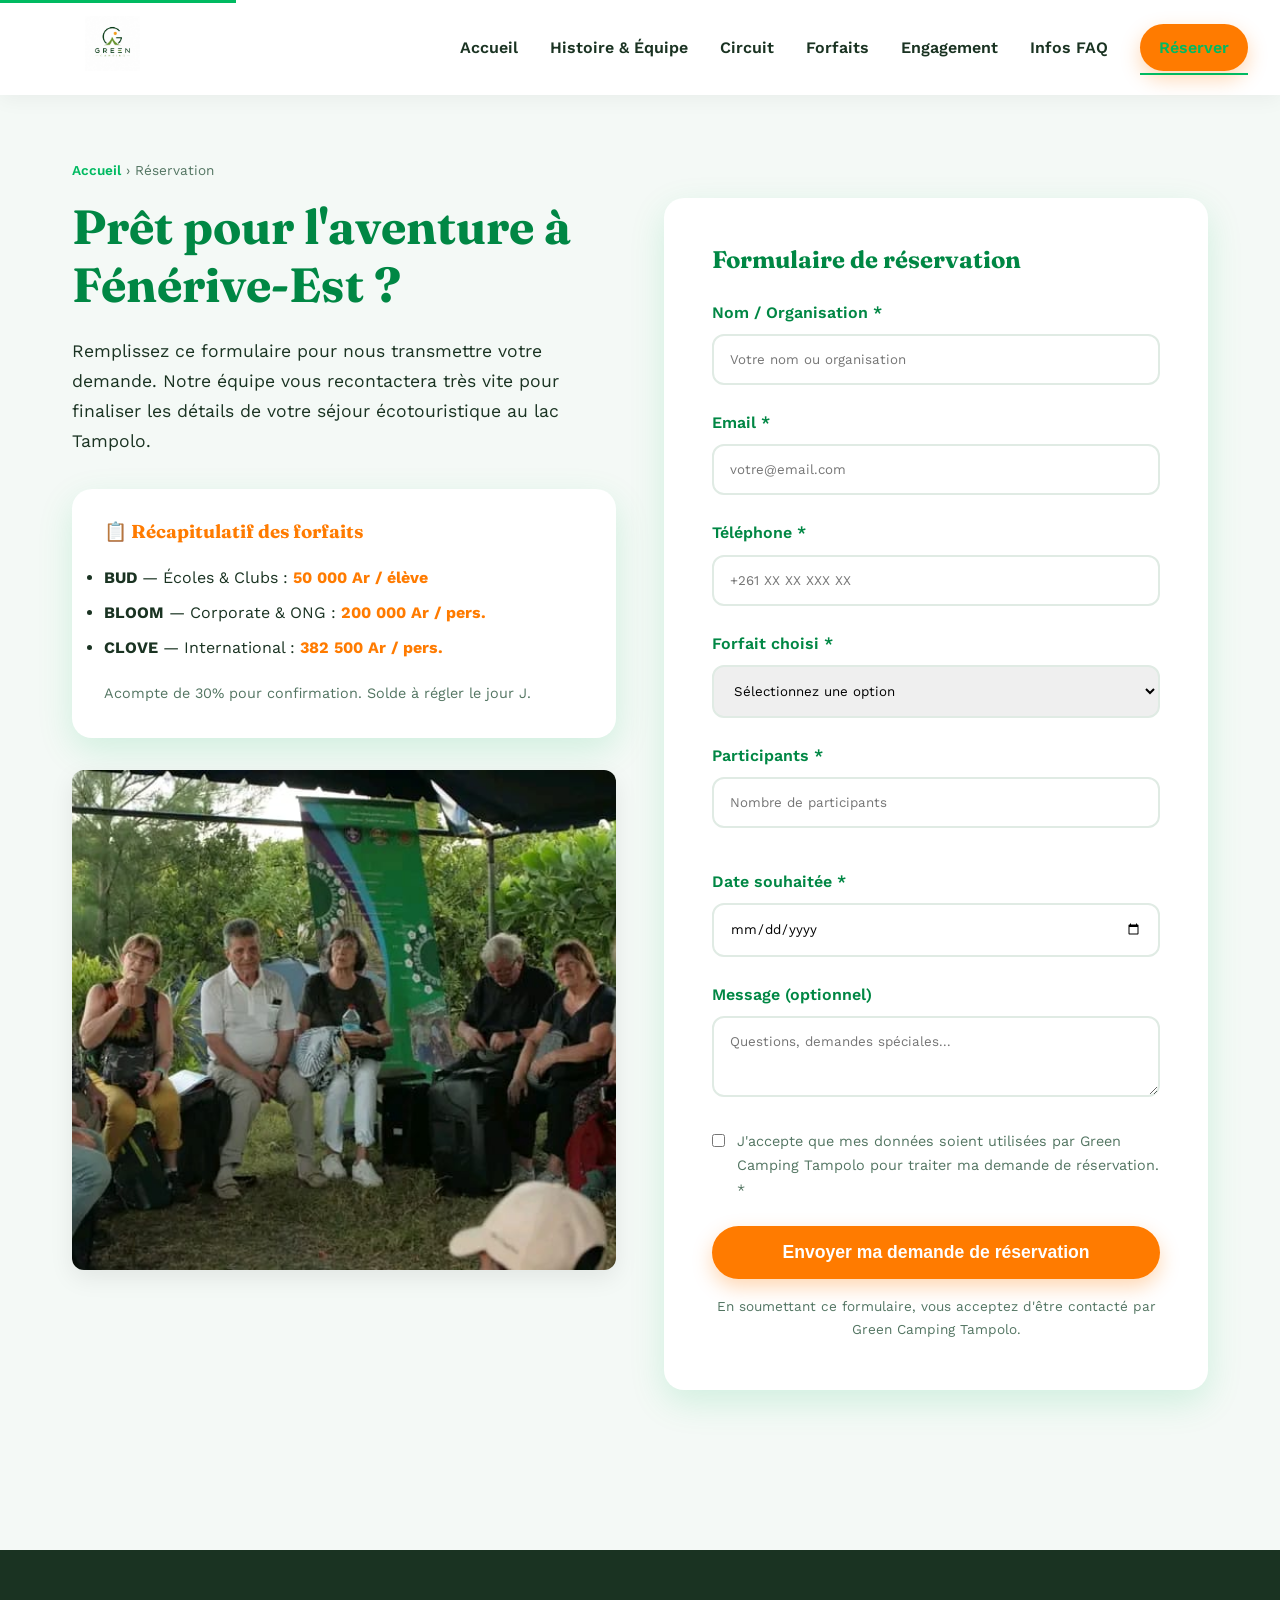
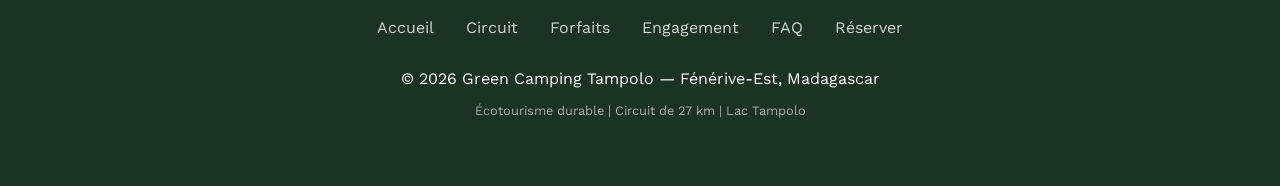
<file: reservation.html>
<!DOCTYPE html>
<html lang="fr">
<head>
  <meta charset="UTF-8">
  <meta name="viewport" content="width=device-width, initial-scale=1.0">
  <title>Réserver votre Séjour Écotouristique — Green Camping Tampolo | Fénérive-Est</title>
  <meta name="description" content="Réservez votre séjour écotouristique à Fénérive-Est avec Green Camping Tampolo. Forfaits BUD, BLOOM et CLOVE. Formulaire de réservation rapide pour randonnée, pirogue et camping écoresponsable.">
  <meta name="keywords" content="réserver Green Camping Tampolo, réservation écotourisme Madagascar, forfait BUD BLOOM CLOVE, camping Fénérive-Est, randonnée lac Tampolo">
  <meta name="robots" content="index, follow">

  <meta property="og:title" content="Réserver — Green Camping Tampolo">
  <meta property="og:description" content="Réservez votre aventure écotouristique à Fénérive-Est. Forfaits à partir de 50 000 Ar.">
  <meta property="og:type" content="website">
  <meta property="og:url" content="https://greencamping-tampolo.com/reservation.html">
  <meta property="og:locale" content="fr_FR">

  <link rel="canonical" href="https://greencamping-tampolo.com/reservation.html">
  <link rel="preconnect" href="https://fonts.googleapis.com">
  <link rel="preconnect" href="https://fonts.gstatic.com" crossorigin>
  <link href="https://fonts.googleapis.com/css2?family=Fraunces:opsz,wght@9..144,700&family=Work+Sans:wght@400;600&display=swap" rel="stylesheet">
  <link rel="stylesheet" href="style.css">

  <script type="application/ld+json">
  {
    "@context": "https://schema.org",
    "@type": "ContactPage",
    "name": "Réservation Green Camping Tampolo",
    "description": "Formulaire de réservation pour les séjours écotouristiques à Fénérive-Est.",
    "url": "https://greencamping-tampolo.com/reservation.html",
    "mainEntity": {
      "@type": "TravelAgency",
      "name": "Green Camping Tampolo",
      "email": "green.campingfen@gmail.com",
      "address": {
        "@type": "PostalAddress",
        "addressLocality": "Fénérive-Est",
        "addressCountry": "MG"
      }
    }
  }
  </script>

</head>
<body>
  <a href="#main" class="skip-link">Aller au contenu principal</a>

  <header>
    <div class="logo">
      <a href="index.html" aria-label="Green Camping Tampolo - Accueil">
        <img src="logo.png" alt="Logo Green Camping Tampolo" width="160" height="55">
      </a>
    </div>
    <nav aria-label="Navigation principale">
      <ul>
        <li><a href="index.html">Accueil</a></li>
        <li><a href="histoire.html">Histoire & Équipe</a></li>
        <li><a href="circuit.html">Circuit</a></li>
        <li><a href="forfaits.html">Forfaits</a></li>
        <li><a href="engagement.html">Engagement</a></li>
        <li><a href="infos.html">Infos FAQ</a></li>
        <li class="active"><a href="reservation.html" class="btn" style="padding:0.6rem 1.2rem;">Réserver</a></li>
      </ul>
    </nav>
  </header>

  <main id="main">
    <nav class="breadcrumb" aria-label="Fil d'Ariane">
      <a href="index.html">Accueil</a> &rsaquo; <span aria-current="page">Réservation</span>
    </nav>

    <div class="grid-2" style="align-items:start;">

      <div>
        <h1 style="font-size:3rem;margin-bottom:1.5rem;">Prêt pour l'aventure à Fénérive-Est ?</h1>
        <p style="font-size:1.1rem;margin-bottom:2rem;">Remplissez ce formulaire pour nous transmettre votre demande. Notre équipe vous recontactera très vite pour finaliser les détails de votre séjour écotouristique au lac Tampolo.</p>

        <div style="background:var(--bg-card);padding:2rem;border-radius:var(--radius-lg);margin-bottom:2rem;box-shadow:var(--shadow);">
          <h3 style="margin-bottom:1rem;color:var(--accent);">📋 Récapitulatif des forfaits</h3>
          <ul style="line-height:2.2;">
            <li><strong>BUD</strong> — Écoles & Clubs : <span style="color:var(--accent);font-weight:bold;">50 000 Ar / élève</span></li>
            <li><strong>BLOOM</strong> — Corporate & ONG : <span style="color:var(--accent);font-weight:bold;">200 000 Ar / pers.</span></li>
            <li><strong>CLOVE</strong> — International : <span style="color:var(--accent);font-weight:bold;">382 500 Ar / pers.</span></li>
          </ul>
          <p style="margin-top:1rem;font-size:0.9rem;color:var(--text-muted);">Acompte de 30% pour confirmation. Solde à régler le jour J.</p>
        </div>

        <img src="./image/sfmada.jpeg" alt="Ambiance chaleureuse au camping Green Camping Tampolo à Fénérive-Est" class="img-fluid" style="height:500px;object-position:center;" width="600" height="700" loading="eager">
      </div>

      <div class="form-container">
        <h2 style="margin-bottom:1.5rem;">Formulaire de réservation</h2>

        <!-- Message de confirmation -->
        <div id="success-message" style="display:none;background:var(--primary);color:#fff;padding:1.5rem;border-radius:var(--radius-md);margin-bottom:1.5rem;text-align:center;">
          <h3 style="color:#fff;margin-bottom:0.5rem;">✅ Demande envoyée !</h3>
          <p>Merci pour votre réservation. Notre équipe vous contactera sous 24-48h.</p>
        </div>

        <!-- Message d'erreur -->
        <div id="error-message" style="display:none;background:#dc3545;color:#fff;padding:1.5rem;border-radius:var(--radius-md);margin-bottom:1.5rem;text-align:center;">
          <h3 style="color:#fff;margin-bottom:0.5rem;">❌ Une erreur s'est produite</h3>
          <p id="error-detail">Veuillez réessayer ou nous contacter directement.</p>
        </div>

        <form id="bookForm">
          <div class="form-group">
            <label for="fname">Nom / Organisation *</label>
            <input type="text" id="fname" name="NOM" required placeholder="Votre nom ou organisation">
          </div>

          <div class="form-group">
            <label for="femail">Email *</label>
            <input type="email" id="femail" name="EMAIL" required placeholder="votre@email.com">
          </div>

          <div class="form-group">
            <label for="fphone">Téléphone *</label>
            <input type="tel" id="fphone" name="TELEPHONE" required placeholder="+261 XX XX XXX XX">
          </div>

          <div class="form-group">
            <label for="fpack">Forfait choisi *</label>
            <select id="fpack" name="FORFAIT" required>
              <option value="">Sélectionnez une option</option>
              <option value="BUD">BUD — Écoles & Clubs (50 000 Ar/élève)</option>
              <option value="BLOOM">BLOOM — Corporate & ONG (200 000 Ar/pers.)</option>
              <option value="CLOVE">CLOVE — International (382 500 Ar/pers.)</option>
            </select>
          </div>

          <div class="grid-2" style="gap:1rem;margin-bottom:0;">
            <div class="form-group">
              <label for="fnum">Participants *</label>
              <input type="number" id="fnum" name="PARTICIPANTS" min="1" required placeholder="Nombre de participants">
            </div>
            <div class="form-group">
              <label for="fdate">Date souhaitée *</label>
              <input type="date" id="fdate" name="DATE" required>
            </div>
          </div>

          <div class="form-group">
            <label for="fmessage">Message (optionnel)</label>
            <textarea id="fmessage" name="MESSAGE" rows="3" placeholder="Questions, demandes spéciales..."></textarea>
          </div>

          <!-- Case à cocher RGPD -->
          <div class="form-group" style="display:flex;align-items:flex-start;gap:0.75rem;">
            <input type="checkbox" id="rgpd" name="RGPD" required style="width:auto;margin-top:0.3rem;">
            <label for="rgpd" style="margin-bottom:0;font-weight:400;font-size:0.9rem;color:var(--text-muted);">
              J'accepte que mes données soient utilisées par Green Camping Tampolo pour traiter ma demande de réservation. *
            </label>
          </div>

          <button type="submit" class="btn" id="submitBtn" style="width:100%;font-size:1.1rem;">
            <span id="btnText">Envoyer ma demande de réservation</span>
            <span id="btnLoader" style="display:none;">Envoi en cours...</span>
          </button>

          <p style="margin-top:1rem;font-size:0.85rem;color:var(--text-muted);text-align:center;">
            En soumettant ce formulaire, vous acceptez d'être contacté par Green Camping Tampolo.
          </p>
        </form>
      </div>

    </div>
  </main>

  <footer>
    <div class="footer-links">
      <a href="index.html">Accueil</a>
      <a href="circuit.html">Circuit</a>
      <a href="forfaits.html">Forfaits</a>
      <a href="engagement.html">Engagement</a>
      <a href="infos.html">FAQ</a>
      <a href="reservation.html">Réserver</a>
    </div>
    <p>&copy; 2026 Green Camping Tampolo — Fénérive-Est, Madagascar</p>
    <p style="font-size:0.8rem;opacity:0.6;margin-top:0.5rem;">Écotourisme durable | Circuit de 27 km | Lac Tampolo</p>
  </footer>

  <a href="#" class="back-to-top" id="backToTop" aria-label="Retour en haut de page">↑</a>

  <script>
    // ═══════════════════════════════════════════════════════════════
    // FORMULAIRE — Envoie vers /api/send (Serverless Function Vercel)
    // La clé API Brevo est cachée côté serveur
    // ═══════════════════════════════════════════════════════════════

    const form = document.getElementById('bookForm');
    const submitBtn = document.getElementById('submitBtn');
    const btnText = document.getElementById('btnText');
    const btnLoader = document.getElementById('btnLoader');
    const successMsg = document.getElementById('success-message');
    const errorMsg = document.getElementById('error-message');
    const errorDetail = document.getElementById('error-detail');

    // Pré-remplissage forfait depuis URL (?forfait=BUD)
    const urlParams = new URLSearchParams(window.location.search);
    const forfait = urlParams.get('forfait');
    if (forfait) {
      document.getElementById('fpack').value = forfait;
    }

    // Soumission AJAX vers l'API Vercel
    form.addEventListener('submit', async function(e) {
      e.preventDefault();

      // Désactiver le bouton
      submitBtn.disabled = true;
      btnText.style.display = 'none';
      btnLoader.style.display = 'inline';

      // Masquer les messages
      successMsg.style.display = 'none';
      errorMsg.style.display = 'none';

      // Construire l'objet de données
      const data = {
        NOM: document.getElementById('fname').value.trim(),
        EMAIL: document.getElementById('femail').value.trim(),
        TELEPHONE: document.getElementById('fphone').value.trim(),
        FORFAIT: document.getElementById('fpack').value,
        PARTICIPANTS: document.getElementById('fnum').value,
        DATE: document.getElementById('fdate').value,
        MESSAGE: document.getElementById('fmessage').value.trim()
      };

      try {
        const response = await fetch('/api/send', {
          method: 'POST',
          headers: {
            'Content-Type': 'application/json',
            'Accept': 'application/json'
          },
          body: JSON.stringify(data)
        });

        const result = await response.json();

        if (response.ok && result.success) {
          successMsg.style.display = 'block';
          form.reset();
          successMsg.scrollIntoView({ behavior: 'smooth', block: 'center' });
        } else {
          errorDetail.textContent = result.message || "Erreur lors de l'envoi. Veuillez réessayer.";
          errorMsg.style.display = 'block';
          errorMsg.scrollIntoView({ behavior: 'smooth', block: 'center' });
        }

      } catch (error) {
        console.error('Erreur:', error);
        errorDetail.textContent = 'Erreur réseau. Vérifiez votre connexion et réessayez.';
        errorMsg.style.display = 'block';
        errorMsg.scrollIntoView({ behavior: 'smooth', block: 'center' });
      } finally {
        submitBtn.disabled = false;
        btnText.style.display = 'inline';
        btnLoader.style.display = 'none';
      }
    });
  </script>

  <script>
    // Back to top
    const backToTop = document.getElementById('backToTop');
    window.addEventListener('scroll', () => {
      if (window.scrollY > 300) backToTop.classList.add('visible');
      else backToTop.classList.remove('visible');
    });
    backToTop.addEventListener('click', (e) => { e.preventDefault(); window.scrollTo({top:0,behavior:'smooth'}); });
  </script>

</body>
</html>
</file>
<file: style.css>
/* style.css - Green Camping Tampolo */
:root {
  --primary: #00BA61;
  --primary-dark: #008744;
  --accent: #FF7B00;
  --accent-light: #FFECD6;
  --bg-light: #F4F9F6;
  --bg-card: #FFFFFF;
  --text-main: #1A3322;
  --text-muted: #537562;
  --radius-lg: 20px;
  --radius-md: 12px;
  --shadow: 0 12px 35px rgba(0,186,97,0.15);
  --transition: all 0.3s cubic-bezier(0.4,0,0.2,1);
}

*{box-sizing:border-box;margin:0;padding:0}

html{scroll-behavior:smooth}

body{
  font-family:'Work Sans',sans-serif;
  background-color:var(--bg-light);
  color:var(--text-main);
  line-height:1.7;
  -webkit-font-smoothing:antialiased;
  -moz-osx-font-smoothing:grayscale;
}

h1,h2,h3,h4{font-family:'Fraunces',serif;color:var(--primary-dark);font-weight:700;line-height:1.2}

/* --- IMAGES --- */
.img-fluid{
  width:100%;height:auto;border-radius:var(--radius-md);
  object-fit:cover;box-shadow:0 8px 25px rgba(0,0,0,0.08);
  transition:var(--transition);
}
.img-fluid:hover{transform:scale(1.02)}
.img-hero{max-height:500px;border-radius:var(--radius-lg)}
.card-img{
  width:100%;height:220px;object-fit:cover;
  border-radius:var(--radius-lg) var(--radius-lg) 0 0;
  margin:-2.5rem -2.5rem 1.5rem -2.5rem;
  width:calc(100% + 5rem);
}

/* --- NAVIGATION --- */
header{
  background:#fff;position:sticky;top:0;z-index:1000;
  padding:1rem 2rem;display:flex;
  justify-content:space-between;align-items:center;
  box-shadow:0 4px 20px rgba(0,0,0,0.05);
}
.logo img{height:55px;object-fit:contain}
nav ul{list-style:none;display:flex;align-items:center;gap:2rem;flex-wrap:wrap;justify-content:center}
nav a{color:var(--text-main);text-decoration:none;font-weight:600;transition:var(--transition);position:relative}
nav a::after{
  content:'';position:absolute;bottom:-4px;left:0;width:0;height:2px;
  background:var(--primary);transition:var(--transition);
}
nav a:hover,nav li.active a{color:var(--primary)}
nav a:hover::after,nav li.active a::after{width:100%}

/* --- BOUTONS --- */
.btn{
  display:inline-block;background:var(--accent);color:#fff;
  padding:1rem 2rem;text-decoration:none;border-radius:50px;
  font-weight:600;font-size:1rem;border:none;cursor:pointer;
  transition:var(--transition);box-shadow:0 8px 20px rgba(255,123,0,0.3);
}
.btn:hover{background:#E66A00;transform:translateY(-3px);box-shadow:0 12px 25px rgba(255,123,0,0.4)}
.btn-secondary{background:transparent;color:var(--primary-dark);border:2px solid var(--primary);box-shadow:none}
.btn-secondary:hover{background:var(--primary);color:#fff;box-shadow:0 8px 20px rgba(0,186,97,0.3)}

/* --- LAYOUT --- */
main{max-width:1200px;margin:0 auto;padding:4rem 2rem}
.section-title{text-align:center;margin-bottom:3.5rem}
.section-title h2{font-size:2.8rem;margin-bottom:1rem}

.grid-2{display:grid;grid-template-columns:repeat(auto-fit,minmax(320px,1fr));gap:3rem;align-items:center}
.grid-3{display:grid;grid-template-columns:repeat(auto-fit,minmax(300px,1fr));gap:2.5rem}

/* --- CARTES --- */
.card{
  background:var(--bg-card);padding:2.5rem;border-radius:var(--radius-lg);
  box-shadow:var(--shadow);transition:var(--transition);overflow:hidden;
  border-bottom:4px solid transparent;
}
.card:hover{transform:translateY(-8px);border-bottom:4px solid var(--primary);box-shadow:0 20px 40px rgba(0,186,97,0.2)}

/* --- HERO --- */
.hero-grid{
  display:grid;grid-template-columns:1fr 1fr;gap:4rem;
  align-items:center;margin-bottom:6rem;
}
.hero-text h1{font-size:4rem;margin-bottom:1.5rem;color:var(--text-main)}
.hero-text h1 span{color:var(--primary)}

/* --- FORMULAIRES --- */
.form-container{
  background:var(--bg-card);padding:3rem;border-radius:var(--radius-lg);box-shadow:var(--shadow);
}
.form-group{margin-bottom:1.5rem}
.form-group label{display:block;margin-bottom:0.5rem;font-weight:600;color:var(--primary-dark)}
.form-group input,.form-group select,.form-group textarea{
  width:100%;padding:1rem;border:2px solid #E0EBE4;border-radius:var(--radius-md);
  font-family:'Work Sans',sans-serif;transition:var(--transition);
}
.form-group input:focus,.form-group select:focus,.form-group textarea:focus{
  outline:none;border-color:var(--primary);box-shadow:0 0 0 4px rgba(0,186,97,0.1);
}

/* --- FOOTER --- */
footer{
  background:var(--text-main);color:#fff;padding:4rem 2rem;text-align:center;margin-top:6rem;
}
.footer-links{display:flex;justify-content:center;gap:2rem;margin-bottom:1.5rem;flex-wrap:wrap}
.footer-links a{color:#fff;text-decoration:none;opacity:0.8;transition:var(--transition)}
.footer-links a:hover{opacity:1;color:var(--primary)}
.footer-social{display:flex;justify-content:center;gap:1rem;margin-bottom:1.5rem}
.footer-social a{
  width:40px;height:40px;border-radius:50%;background:rgba(255,255,255,0.1);
  display:flex;align-items:center;justify-content:center;color:#fff;
  text-decoration:none;transition:var(--transition);
}
.footer-social a:hover{background:var(--primary);transform:translateY(-3px)}

/* --- TIMELINE --- */
.timeline{border-left:4px solid var(--primary);padding-left:2rem;margin-left:1rem}
.timeline-item{position:relative;margin-bottom:2.5rem}
.timeline-item::before{
  content:'';position:absolute;left:-2.7rem;top:0;width:20px;height:20px;
  background:var(--accent);border-radius:50%;box-shadow:0 0 0 4px var(--bg-light);
}

/* --- FAQ --- */
.faq-item{
  background:var(--bg-card);padding:1.5rem 2rem;border-radius:var(--radius-md);
  margin-bottom:1rem;box-shadow:0 4px 15px rgba(0,0,0,0.03);border-left:4px solid var(--primary);
  transition:var(--transition);
}
.faq-item:hover{box-shadow:0 8px 25px rgba(0,0,0,0.08);transform:translateX(4px)}
.faq-item h4{color:var(--primary-dark);margin-bottom:0.5rem}

/* --- TAGS --- */
.tag{
  display:inline-block;background:var(--accent-light);color:var(--accent);
  padding:0.3rem 0.8rem;border-radius:20px;font-weight:600;font-size:0.85rem;margin:0.2rem;
}

/* --- BREADCRUMB --- */
.breadcrumb{
  font-size:0.85rem;color:var(--text-muted);margin-bottom:1rem;
}
.breadcrumb a{color:var(--primary);text-decoration:none}
.breadcrumb a:hover{text-decoration:underline}

/* --- BACK TO TOP --- */
.back-to-top{
  position:fixed;bottom:2rem;right:2rem;width:50px;height:50px;
  background:var(--primary);color:#fff;border-radius:50%;
  display:flex;align-items:center;justify-content:center;
  text-decoration:none;box-shadow:0 4px 15px rgba(0,186,97,0.4);
  opacity:0;pointer-events:none;transition:var(--transition);z-index:999;
}
.back-to-top.visible{opacity:1;pointer-events:auto}
.back-to-top:hover{background:var(--primary-dark);transform:translateY(-3px)}

/* --- RESPONSIVE --- */
@media(max-width:900px){
  .hero-grid{grid-template-columns:1fr;text-align:center;gap:2rem}
  header{flex-direction:column;gap:1rem}
  .hero-text h1{font-size:2.5rem}
  .section-title h2{font-size:2rem}
  .grid-2,.grid-3{gap:1.5rem}
  .card{padding:1.5rem}
  .card-img{margin:-1.5rem -1.5rem 1rem -1.5rem;width:calc(100% + 3rem)}
}
@media(max-width:600px){
  main{padding:2rem 1rem}
  .hero-text h1{font-size:2rem}
  nav ul{gap:1rem}
  .btn{padding:0.8rem 1.5rem;font-size:0.9rem}
}

/* --- ACCESSIBILITE --- */
:focus-visible{outline:3px solid var(--primary);outline-offset:2px}
.skip-link{
  position:absolute;top:-40px;left:0;background:var(--primary);color:#fff;
  padding:8px 16px;z-index:1001;transition:top 0.3s;
}
.skip-link:focus{top:0}
</file>
